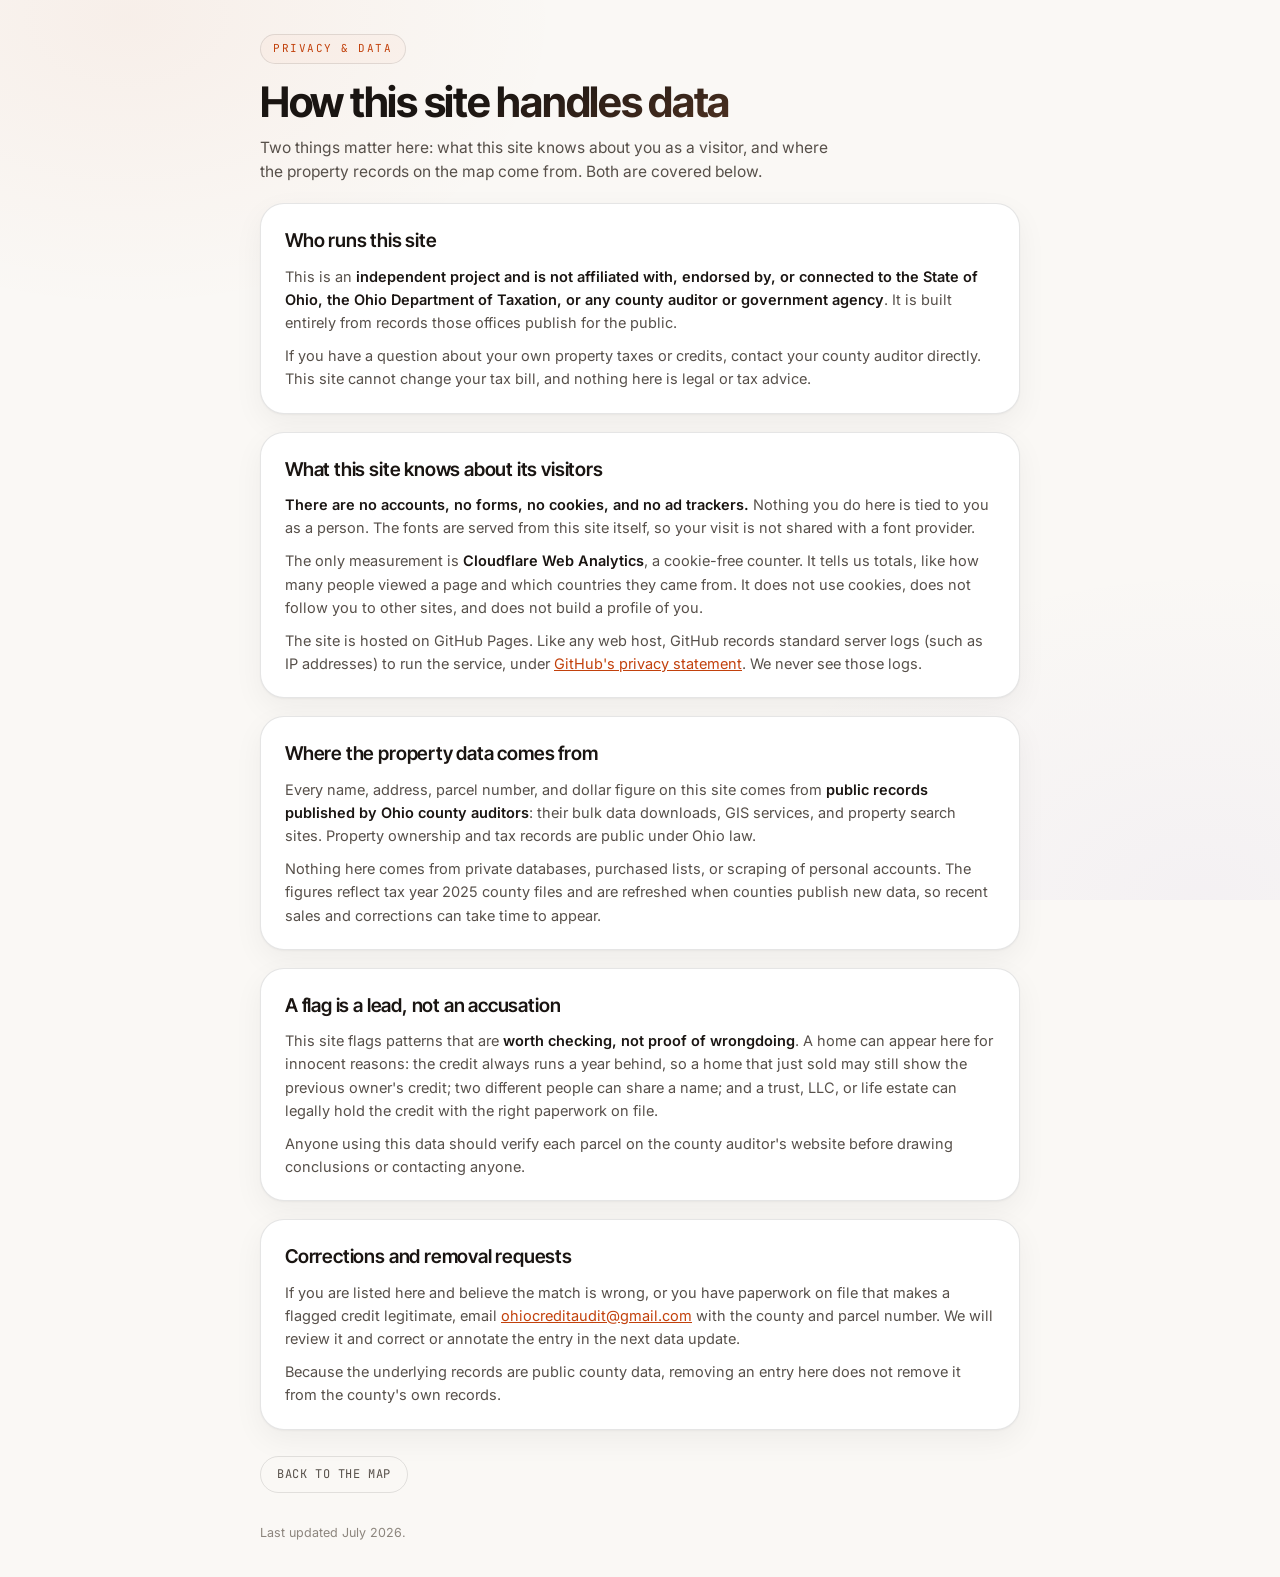
<file: privacy.html>
<!DOCTYPE html>
<html lang="en"><head><meta charset="utf-8">
<meta name="viewport" content="width=device-width,initial-scale=1">
<title>Privacy &amp; Data - Ohio Owner-Occupancy Credit Audit</title>
<meta name="description" content="How this site handles data: no accounts, cookies, or ad trackers, and every property record comes from public files published by Ohio county auditors.">
<link rel="canonical" href="https://ohiotaxaudit.com/privacy.html">
<meta property="og:type" content="website">
<meta property="og:url" content="https://ohiotaxaudit.com/privacy.html">
<meta property="og:site_name" content="Ohio Owner-Occupancy Credit Audit">
<meta property="og:title" content="Privacy &amp; Data - Ohio Owner-Occupancy Credit Audit">
<meta property="og:description" content="How this site handles data: no accounts, cookies, or ad trackers, and every property record comes from public files published by Ohio county auditors.">
<meta property="og:image" content="https://ohiotaxaudit.com/icon-512.png">
<meta name="twitter:card" content="summary">
<link rel="icon" href="favicon.svg" type="image/svg+xml">
<link rel="icon" href="favicon.ico" sizes="32x32">
<link rel="apple-touch-icon" href="apple-touch-icon.png">
<style>
@font-face{font-family:'Inter';font-style:normal;font-weight:100 900;font-display:swap;src:url('fonts/Inter.woff2') format('woff2')}
@font-face{font-family:'Inter Tight';font-style:normal;font-weight:100 900;font-display:swap;src:url('fonts/InterTight.woff2') format('woff2')}
@font-face{font-family:'JetBrains Mono';font-style:normal;font-weight:100 800;font-display:swap;src:url('fonts/JetBrainsMono.woff2') format('woff2')}
:root{
  --bg:#FAF8F5; --panel:#FFFFFF; --ink:#1A1512; --ink2:#57504A; --muted:#8C857D;
  --border:rgba(26,21,18,.11); --border-strong:rgba(26,21,18,.20);
  --accent:#C2410C;
  --card-shadow:0 1px 2px rgba(26,21,18,.04),0 10px 30px rgba(26,21,18,.05);
  --radius:24px;
  --disp:"Inter Tight","Inter",system-ui,sans-serif;
  --body:"Inter",system-ui,-apple-system,"Segoe UI",sans-serif;
  --mono:"JetBrains Mono",ui-monospace,"SFMono-Regular",monospace;
}
*{box-sizing:border-box;margin:0}
html{-webkit-text-size-adjust:100%}
body{background:var(--bg);color:var(--ink);font-family:var(--body);
  font-size:14.5px;line-height:1.6;padding:34px 20px;
  background-image:
    radial-gradient(620px 420px at 10% 2%,rgba(194,65,12,.05),transparent 70%),
    radial-gradient(700px 480px at 94% 100%,rgba(109,79,196,.045),transparent 70%);
  background-attachment:fixed}
.page{max-width:760px;margin:0 auto}
.eyebrow{font-family:var(--mono);font-size:11px;letter-spacing:.14em;
  text-transform:uppercase;color:var(--accent);display:inline-block;padding:5px 12px;
  border:1px solid var(--border);border-radius:999px;background:rgba(249,164,116,.05)}
h1{font-family:var(--disp);font-weight:680;font-size:clamp(28px,5vw,42px);
  line-height:1.05;letter-spacing:-.03em;margin:16px 0 0;
  background:linear-gradient(160deg,#1A1512 30%,#7A4A2E);-webkit-background-clip:text;
  background-clip:text;color:transparent}
.lede{color:var(--ink2);font-size:15.5px;margin:12px 0 0;max-width:58ch}
.card{border:1px solid var(--border);border-radius:var(--radius);padding:22px 24px;
  background:var(--panel);box-shadow:var(--card-shadow);margin-top:18px}
.card h2{font-family:var(--disp);font-weight:600;font-size:19px;letter-spacing:-.01em;
  margin:0 0 8px}
.card p{color:var(--ink2);margin:0 0 10px}
.card p:last-child{margin-bottom:0}
.card b{color:var(--ink);font-weight:600}
a{color:var(--accent)}
.back{display:inline-block;margin-top:26px;font-family:var(--mono);font-size:12px;
  letter-spacing:.05em;text-transform:uppercase;text-decoration:none;
  border:1px solid var(--border);border-radius:999px;padding:8px 16px;color:var(--ink2)}
.back:hover{border-color:var(--border-strong);color:var(--ink)}
footer{margin-top:30px;color:var(--muted);font-size:12.5px}
</style></head>
<body><div class="page">
<span class="eyebrow">Privacy &amp; Data</span>
<h1>How this site handles data</h1>
<p class="lede">Two things matter here: what this site knows about you as a visitor, and where the property records on the map come from. Both are covered below.</p>

<div class="card">
  <h2>Who runs this site</h2>
  <p>This is an <b>independent project and is not affiliated with, endorsed by, or connected to the State of Ohio, the Ohio Department of Taxation, or any county auditor or government agency</b>. It is built entirely from records those offices publish for the public.</p>
  <p>If you have a question about your own property taxes or credits, contact your county auditor directly. This site cannot change your tax bill, and nothing here is legal or tax advice.</p>
</div>

<div class="card">
  <h2>What this site knows about its visitors</h2>
  <p><b>There are no accounts, no forms, no cookies, and no ad trackers.</b> Nothing you do here is tied to you as a person. The fonts are served from this site itself, so your visit is not shared with a font provider.</p>
  <p>The only measurement is <b>Cloudflare Web Analytics</b>, a cookie-free counter. It tells us totals, like how many people viewed a page and which countries they came from. It does not use cookies, does not follow you to other sites, and does not build a profile of you.</p>
  <p>The site is hosted on GitHub Pages. Like any web host, GitHub records standard server logs (such as IP addresses) to run the service, under <a href="https://docs.github.com/en/site-policy/privacy-policies/github-general-privacy-statement">GitHub's privacy statement</a>. We never see those logs.</p>
</div>

<div class="card">
  <h2>Where the property data comes from</h2>
  <p>Every name, address, parcel number, and dollar figure on this site comes from <b>public records published by Ohio county auditors</b>: their bulk data downloads, GIS services, and property search sites. Property ownership and tax records are public under Ohio law.</p>
  <p>Nothing here comes from private databases, purchased lists, or scraping of personal accounts. The figures reflect tax year 2025 county files and are refreshed when counties publish new data, so recent sales and corrections can take time to appear.</p>
</div>

<div class="card">
  <h2>A flag is a lead, not an accusation</h2>
  <p>This site flags patterns that are <b>worth checking, not proof of wrongdoing</b>. A home can appear here for innocent reasons: the credit always runs a year behind, so a home that just sold may still show the previous owner's credit; two different people can share a name; and a trust, LLC, or life estate can legally hold the credit with the right paperwork on file.</p>
  <p>Anyone using this data should verify each parcel on the county auditor's website before drawing conclusions or contacting anyone.</p>
</div>

<div class="card">
  <h2>Corrections and removal requests</h2>
  <p>If you are listed here and believe the match is wrong, or you have paperwork on file that makes a flagged credit legitimate, email <a href="mailto:ohiocreditaudit@gmail.com">ohiocreditaudit@gmail.com</a> with the county and parcel number. We will review it and correct or annotate the entry in the next data update.</p>
  <p>Because the underlying records are public county data, removing an entry here does not remove it from the county's own records.</p>
</div>

<a class="back" href="./">Back to the map</a>
<footer>Last updated July 2026.</footer>
</div>
<script type="module" src="https://static.cloudflareinsights.com/beacon.min.js" data-cf-beacon='{"token": "d7f5b9372dda4d1ebe442c6cd88088c1"}'></script>
</body></html>
</file>
